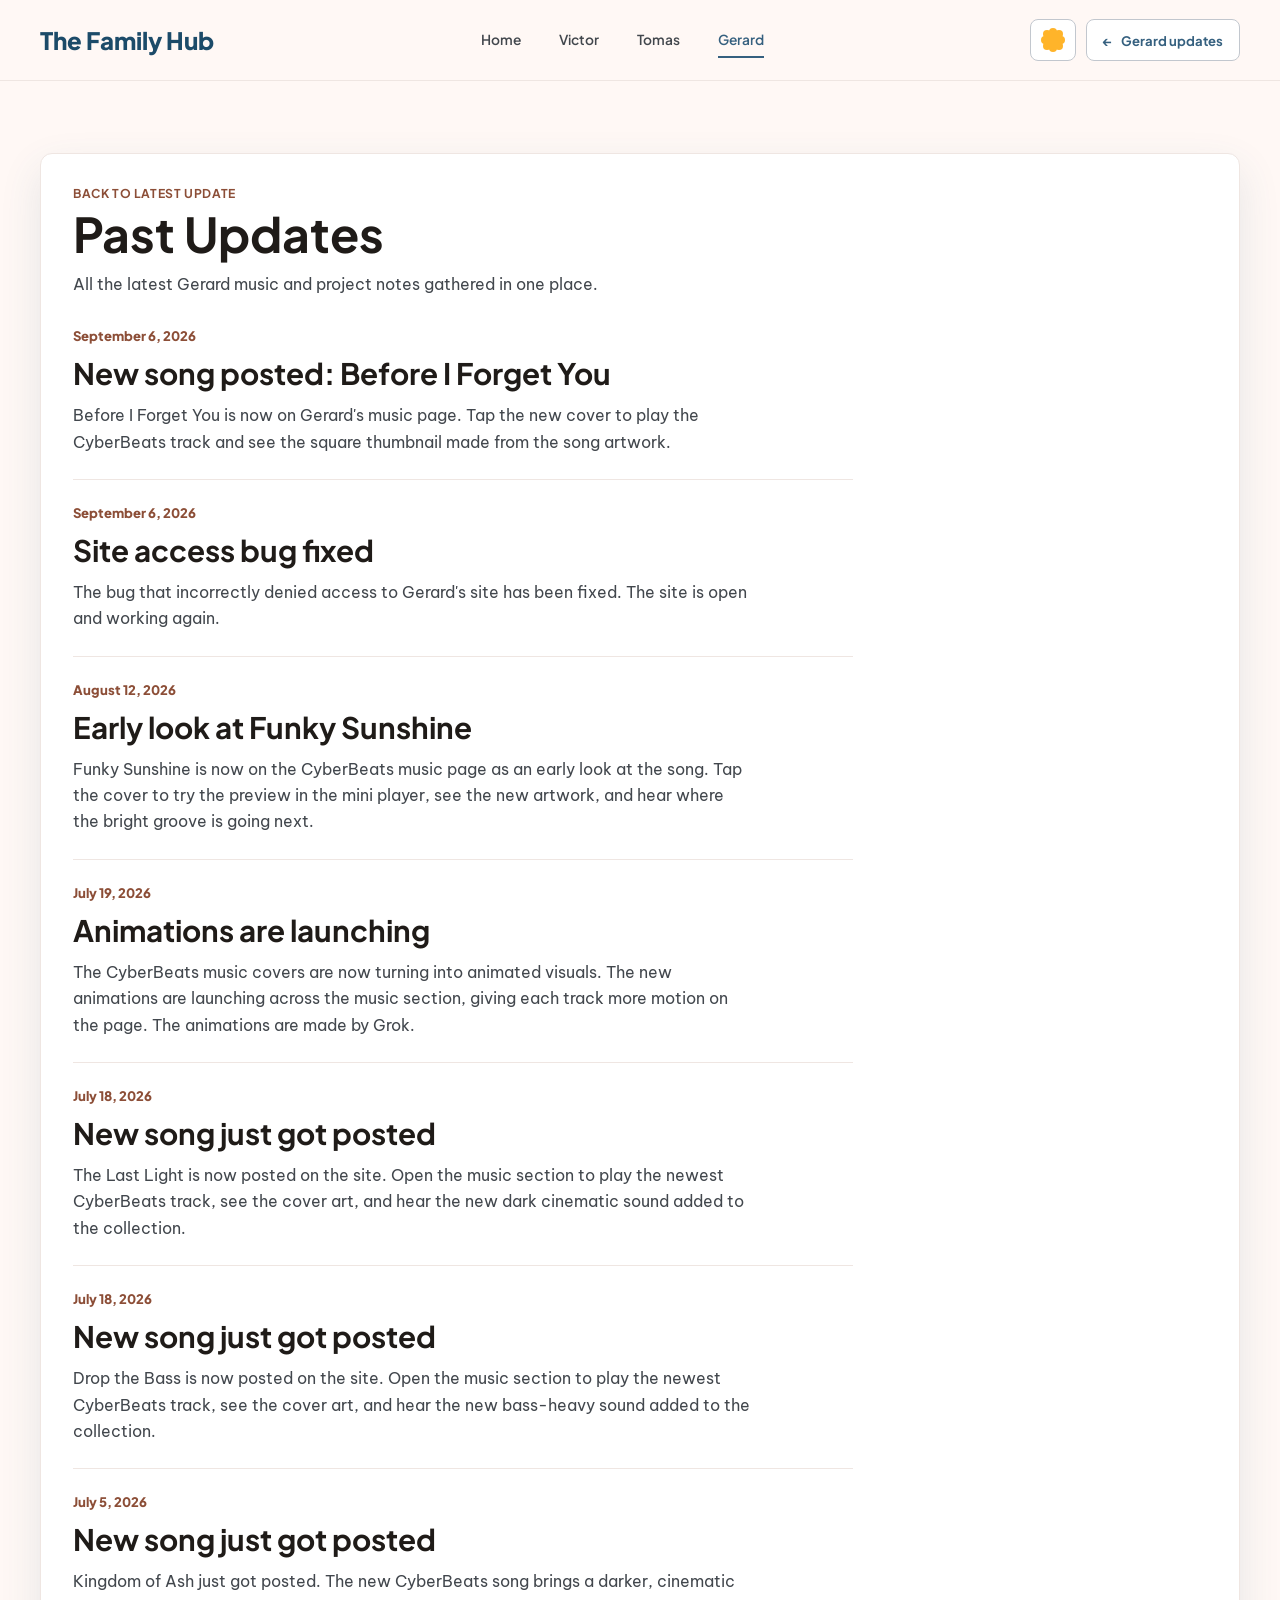
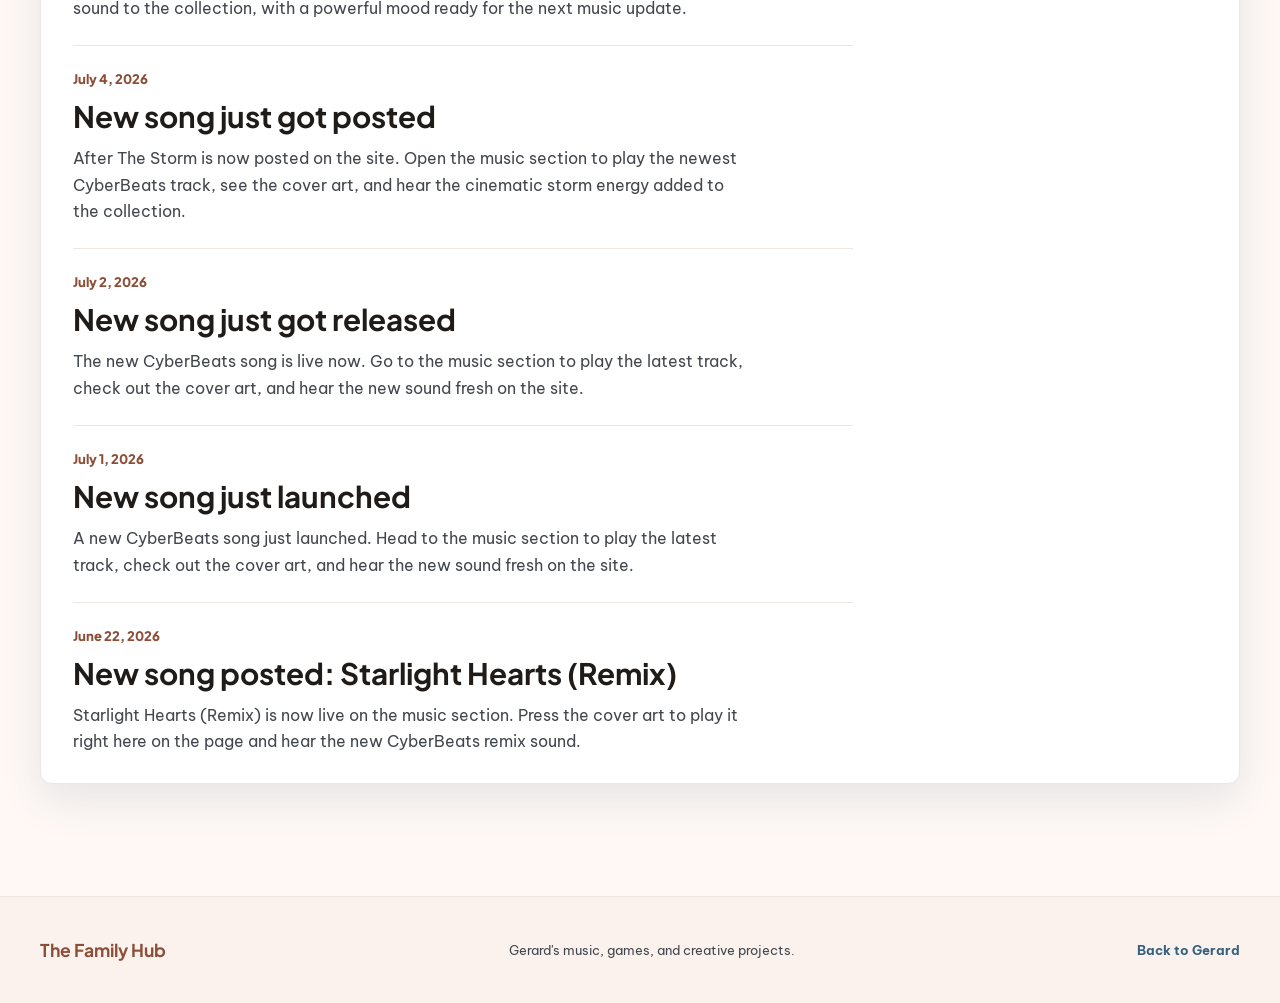
<file: updates.html>
<!doctype html>
<html lang="en">
  <head>
    <meta charset="utf-8">
    <meta name="viewport" content="width=device-width, initial-scale=1">
    <title>Past Updates | The Family Hub</title>
    <meta
      name="description"
      content="Past updates from Gerard's music, games, and creative projects."
    >
    <link rel="icon" type="image/svg+xml" href="assets/gerard-icon.svg?v=1">
    <link rel="shortcut icon" href="assets/gerard-icon.svg?v=1">
    <link rel="preconnect" href="https://fonts.googleapis.com">
    <link rel="preconnect" href="https://fonts.gstatic.com" crossorigin>
    <link
      href="https://fonts.googleapis.com/css2?family=Be+Vietnam+Pro:wght@400;500&family=Plus+Jakarta+Sans:wght@600;700;800&display=swap"
      rel="stylesheet"
    >
    <link rel="stylesheet" href="styles.css?v=simple-player">
  </head>
  <body>
    <header class="topbar">
      <div class="topbar-inner">
        <a class="brand" href="http://campeanu.me/">The Family Hub</a>
        <nav class="main-nav" aria-label="Family websites">
          <a href="http://campeanu.me/">Home</a>
          <a href="https://victorcampeanu.me/">Victor</a>
          <a href="http://tomas.campeanu.me/">Tomas</a>
          <a class="active" href="index.html#top" aria-current="page">Gerard</a>
        </nav>
        <div class="header-actions">
          <button
            class="theme-toggle"
            type="button"
            data-theme-toggle
            aria-pressed="false"
            aria-label="Switch to black theme"
          >
            <span class="theme-icon" aria-hidden="true"></span>
          </button>
          <a class="home-button" href="index.html#updates" aria-label="Return to Gerard's updates">
            <span aria-hidden="true">←</span>
            <span>Gerard updates</span>
          </a>
        </div>
      </div>
    </header>

    <main id="top" class="archive-main">
      <section class="updates-section page-width updates-page" aria-labelledby="updates-title">
        <div class="update-card">
          <a class="section-label section-label-link" href="index.html#updates">Back to latest update</a>
          <h1 id="updates-title" class="archive-title">Past Updates</h1>
          <p class="archive-intro">
            All the latest Gerard music and project notes gathered in one place.
          </p>

          <article class="update-entry">
            <time datetime="2026-09-06">September 6, 2026</time>
            <h3>New song posted: Before I Forget You</h3>
            <p>
              Before I Forget You is now on Gerard's music page. Tap the new
              cover to play the CyberBeats track and see the square thumbnail
              made from the song artwork.
            </p>
          </article>

          <article class="update-entry">
            <time datetime="2026-09-06">September 6, 2026</time>
            <h3>Site access bug fixed</h3>
            <p>
              The bug that incorrectly denied access to Gerard's site has been
              fixed. The site is open and working again.
            </p>
          </article>

          <article class="update-entry">
            <time datetime="2026-08-12">August 12, 2026</time>
            <h3>Early look at Funky Sunshine</h3>
            <p>
              Funky Sunshine is now on the CyberBeats music page as an early
              look at the song. Tap the cover to try the preview in the mini
              player, see the new artwork, and hear where the bright groove is
              going next.
            </p>
          </article>

          <article class="update-entry">
            <time datetime="2026-07-19">July 19, 2026</time>
            <h3>Animations are launching</h3>
            <p>
              The CyberBeats music covers are now turning into animated visuals.
              The new animations are launching across the music section, giving
              each track more motion on the page. The animations are made by
              Grok.
            </p>
          </article>

          <article class="update-entry">
            <time datetime="2026-07-18">July 18, 2026</time>
            <h3>New song just got posted</h3>
            <p>
              The Last Light is now posted on the site. Open the music section
              to play the newest CyberBeats track, see the cover art, and hear
              the new dark cinematic sound added to the collection.
            </p>
          </article>

          <article class="update-entry">
            <time datetime="2026-07-18">July 18, 2026</time>
            <h3>New song just got posted</h3>
            <p>
              Drop the Bass is now posted on the site. Open the music section
              to play the newest CyberBeats track, see the cover art, and hear
              the new bass-heavy sound added to the collection.
            </p>
          </article>

          <article class="update-entry">
            <time datetime="2026-07-05">July 5, 2026</time>
            <h3>New song just got posted</h3>
            <p>
              Kingdom of Ash just got posted. The new CyberBeats song brings a
              darker, cinematic sound to the collection, with a powerful mood
              ready for the next music update.
            </p>
          </article>

          <article class="update-entry">
            <time datetime="2026-07-04">July 4, 2026</time>
            <h3>New song just got posted</h3>
            <p>
              After The Storm is now posted on the site. Open the music section
              to play the newest CyberBeats track, see the cover art, and hear
              the cinematic storm energy added to the collection.
            </p>
          </article>

          <article class="update-entry">
            <time datetime="2026-07-02">July 2, 2026</time>
            <h3>New song just got released</h3>
            <p>
              The new CyberBeats song is live now. Go to the music section to
              play the latest track, check out the cover art, and hear the new
              sound fresh on the site.
            </p>
          </article>

          <article class="update-entry">
            <time datetime="2026-07-01">July 1, 2026</time>
            <h3>New song just launched</h3>
            <p>
              A new CyberBeats song just launched. Head to the music section to
              play the latest track, check out the cover art, and hear the new
              sound fresh on the site.
            </p>
          </article>

          <article class="update-entry">
            <time datetime="2026-06-22">June 22, 2026</time>
            <h3>New song posted: Starlight Hearts (Remix)</h3>
            <p>
              Starlight Hearts (Remix) is now live on the music section. Press
              the cover art to play it right here on the page and hear the new
              CyberBeats remix sound.
            </p>
          </article>
        </div>
      </section>
    </main>

    <footer>
      <div class="footer-inner page-width">
        <strong>The Family Hub</strong>
        <p>Gerard's music, games, and creative projects.</p>
        <a href="index.html#top">Back to Gerard</a>
      </div>
    </footer>
    <script src="script.js?v=simple-player"></script>
  </body>
</html>
</file>
<file: styles.css>
:root {
  color-scheme: light;
  --surface: #fff8f5;
  --surface-low: #fbf2ed;
  --surface-high: #efe6e2;
  --white: #ffffff;
  --panel-bg: #ffffff;
  --ink: #1f1b18;
  --muted: #42474d;
  --primary: #35607f;
  --primary-dark: #1c4b69;
  --primary-soft: #cae6ff;
  --secondary: #8c4e37;
  --secondary-soft: #ffdbcf;
  --outline: #c2c7ce;
  --shadow: 0 16px 42px rgba(53, 96, 127, 0.12);
  --card-border: rgba(194, 199, 206, 0.6);
  --card-bg: rgba(255, 255, 255, 0.66);
  --topbar-bg: rgba(255, 248, 245, 0.94);
  font-family: "Be Vietnam Pro", system-ui, sans-serif;
}

:root[data-theme="dark"] {
  color-scheme: dark;
  --surface: #0d1117;
  --surface-low: #141a22;
  --surface-high: #26303c;
  --panel-bg: #151b23;
  --ink: #f4f7fb;
  --muted: #bac5d1;
  --primary: #8bc8ff;
  --primary-dark: #d7ecff;
  --primary-soft: #b7ddff;
  --secondary: #ffb897;
  --secondary-soft: #492d26;
  --outline: #44505f;
  --shadow: 0 18px 48px rgba(0, 0, 0, 0.42);
  --card-border: rgba(112, 128, 148, 0.5);
  --card-bg: rgba(21, 27, 35, 0.78);
  --topbar-bg: rgba(13, 17, 23, 0.9);
}

* {
  box-sizing: border-box;
}

html {
  scroll-behavior: smooth;
}

body {
  margin: 0;
  color: var(--ink);
  background: var(--surface);
}

button,
a {
  font: inherit;
}

img {
  display: block;
  max-width: 100%;
}

.page-width,
.topbar-inner {
  width: min(1200px, calc(100% - 48px));
  margin-inline: auto;
}

.topbar {
  position: sticky;
  z-index: 20;
  top: 0;
  border-bottom: 1px solid var(--surface-high);
  background: var(--topbar-bg);
  backdrop-filter: blur(16px);
}

.topbar-inner {
  min-height: 80px;
  display: grid;
  grid-template-columns: auto 1fr auto;
  align-items: center;
  gap: 40px;
}

.brand {
  color: var(--primary-dark);
  font-family: "Plus Jakarta Sans", sans-serif;
  font-size: 1.5rem;
  font-weight: 800;
  text-decoration: none;
}

.main-nav {
  display: flex;
  justify-content: center;
  gap: 38px;
}

.main-nav a {
  padding: 8px 0;
  color: var(--muted);
  border-bottom: 2px solid transparent;
  font-family: "Plus Jakarta Sans", sans-serif;
  font-size: 0.86rem;
  font-weight: 600;
  text-decoration: none;
}

.main-nav a:hover,
.main-nav a.active {
  color: var(--primary);
  border-color: var(--primary);
}

.home-button {
  min-height: 42px;
  display: inline-flex;
  align-items: center;
  gap: 8px;
  padding: 0 16px;
  color: var(--primary);
  border: 1px solid var(--outline);
  border-radius: 8px;
  background: var(--panel-bg);
  font-family: "Plus Jakarta Sans", sans-serif;
  font-size: 0.82rem;
  font-weight: 700;
  text-decoration: none;
}

.header-actions {
  display: flex;
  align-items: center;
  justify-content: end;
  gap: 10px;
}

.theme-toggle {
  width: 46px;
  min-height: 42px;
  display: inline-flex;
  align-items: center;
  justify-content: center;
  padding: 0;
  color: var(--primary);
  border: 1px solid var(--outline);
  border-radius: 8px;
  background: var(--panel-bg);
  font-family: "Plus Jakarta Sans", sans-serif;
  font-size: 0.82rem;
  font-weight: 700;
  cursor: pointer;
}

.theme-toggle:hover,
.theme-toggle:focus-visible,
.home-button:hover,
.home-button:focus-visible {
  border-color: var(--primary);
  outline: none;
}

.theme-icon {
  width: 20px;
  height: 20px;
  position: relative;
  display: inline-block;
  flex: 0 0 auto;
  border-radius: 50%;
  background: #ffb42a;
  box-shadow:
    0 -8px 0 -6px #ffb42a,
    0 8px 0 -6px #ffb42a,
    8px 0 0 -6px #ffb42a,
    -8px 0 0 -6px #ffb42a,
    6px 6px 0 -6px #ffb42a,
    -6px -6px 0 -6px #ffb42a,
    6px -6px 0 -6px #ffb42a,
    -6px 6px 0 -6px #ffb42a;
}

:root[data-theme="dark"] .theme-icon {
  width: 22px;
  height: 22px;
  border-radius: 0;
  background: transparent;
  box-shadow: none;
  transform: rotate(-28deg);
}

:root[data-theme="dark"] .theme-icon::before,
:root[data-theme="dark"] .theme-icon::after {
  content: "";
  position: absolute;
  border-radius: 50%;
}

:root[data-theme="dark"] .theme-icon::before {
  inset: 1px 2px 1px 3px;
  background: #ffd76a;
  box-shadow: 0 0 10px rgba(255, 215, 106, 0.42);
}

:root[data-theme="dark"] .theme-icon::after {
  width: 18px;
  height: 20px;
  top: 1px;
  left: 8px;
  background: var(--panel-bg);
}

main {
  padding: 72px 0 112px;
}

.hero {
  min-height: 430px;
  position: relative;
  overflow: hidden;
  display: flex;
  align-items: center;
  padding: 48px;
  border-radius: 12px;
  box-shadow: var(--shadow);
}

.hero > img,
.hero-shade {
  position: absolute;
  inset: 0;
  width: 100%;
  height: 100%;
}

.hero > img {
  object-fit: cover;
}

.hero-shade {
  background: linear-gradient(90deg, rgba(9, 25, 38, 0.94), rgba(9, 25, 38, 0.68) 44%, rgba(9, 25, 38, 0.08) 78%);
}

.hero-copy {
  max-width: 560px;
  position: relative;
  color: var(--white);
}

.eyebrow,
.section-label,
.game-kicker {
  margin: 0 0 12px;
  color: var(--primary-soft);
  font-family: "Plus Jakarta Sans", sans-serif;
  font-size: 0.76rem;
  font-weight: 700;
  letter-spacing: 0.05em;
  text-transform: uppercase;
}

h1,
h2,
h3,
p {
  margin-top: 0;
}

h1,
h2,
h3 {
  font-family: "Plus Jakarta Sans", sans-serif;
}

h1 {
  margin-bottom: 18px;
  font-size: clamp(2.7rem, 6vw, 4.6rem);
  line-height: 1.06;
}

.hero-copy > p:not(.eyebrow) {
  max-width: 520px;
  margin-bottom: 22px;
  color: rgba(255, 255, 255, 0.86);
  font-size: 1.08rem;
  line-height: 1.7;
}

.hero-tags {
  display: flex;
  flex-wrap: wrap;
  gap: 10px;
}

.hero-tags span {
  padding: 7px 14px;
  border: 1px solid rgba(255, 255, 255, 0.34);
  border-radius: 999px;
  background: rgba(255, 255, 255, 0.16);
  backdrop-filter: blur(12px);
  font-family: "Plus Jakarta Sans", sans-serif;
  font-size: 0.78rem;
  font-weight: 600;
}

.updates-section {
  padding-top: 48px;
}

.update-card {
  padding: 28px 32px;
  border: 1px solid var(--surface-high);
  border-radius: 12px;
  background: var(--panel-bg);
  box-shadow: var(--shadow);
}

.update-card h2 {
  margin-bottom: 20px;
  font-size: clamp(1.7rem, 3vw, 2.35rem);
}

.update-entry {
  max-width: 780px;
}

.update-entry + .update-entry {
  margin-top: 24px;
  padding-top: 22px;
  border-top: 1px solid var(--surface-high);
}

.update-entry time {
  display: inline-flex;
  margin-bottom: 10px;
  color: var(--secondary);
  font-family: "Plus Jakarta Sans", sans-serif;
  font-size: 0.82rem;
  font-weight: 800;
}

.update-entry h3 {
  margin-bottom: 10px;
  font-size: clamp(1.35rem, 2.4vw, 1.85rem);
}

.update-entry p {
  max-width: 680px;
  margin-bottom: 0;
  color: var(--muted);
  font-size: 1rem;
  line-height: 1.65;
}

.content-section {
  padding-top: 88px;
}

.section-heading {
  margin-bottom: 32px;
  display: flex;
  align-items: end;
  justify-content: space-between;
  gap: 24px;
}

.section-label {
  margin-bottom: 6px;
  color: var(--secondary);
}

.section-label-link {
  width: fit-content;
  display: inline-flex;
  text-decoration: none;
}

.section-label-link:hover,
.section-label-link:focus-visible {
  color: var(--primary);
  text-decoration: underline;
  text-underline-offset: 4px;
}

.archive-main {
  min-height: calc(100vh - 190px);
}

.updates-page {
  padding-top: 0;
}

.archive-title {
  margin-bottom: 10px;
  font-size: clamp(2rem, 4vw, 3rem);
  line-height: 1.12;
}

.archive-intro {
  max-width: 620px;
  margin-bottom: 28px;
  color: var(--muted);
  font-size: 1rem;
  line-height: 1.65;
}

.section-heading h2 {
  margin-bottom: 5px;
  font-size: clamp(2rem, 4vw, 2.7rem);
  line-height: 1.2;
}

.section-heading p {
  margin-bottom: 0;
  color: var(--muted);
}

.text-link {
  color: var(--primary);
  font-family: "Plus Jakarta Sans", sans-serif;
  font-size: 0.84rem;
  font-weight: 700;
  text-decoration: none;
}

.text-link:hover {
  text-decoration: underline;
}

.music-grid {
  display: grid;
  grid-template-columns: repeat(auto-fit, minmax(170px, 1fr));
  gap: 18px;
}

.music-card {
  min-width: 0;
  padding: 16px;
  border: 1px solid var(--card-border);
  border-radius: 12px;
  background: var(--card-bg);
  box-shadow: var(--shadow);
  cursor: pointer;
  transition: transform 180ms ease, border-color 180ms ease, background 180ms ease;
}

.music-card:hover,
.music-card.is-playing {
  border-color: var(--primary);
  background: var(--panel-bg);
  transform: translateY(-4px);
}

.cover-button {
  width: 100%;
  aspect-ratio: 1;
  position: relative;
  overflow: hidden;
  display: block;
  padding: 0;
  border: 0;
  border-radius: 8px;
  background: var(--surface-high);
  cursor: pointer;
}

.cover-button img,
.cover-button video {
  width: 100%;
  height: 100%;
  object-fit: cover;
  transition: transform 240ms ease;
}

.cover-button:hover img,
.cover-button:hover video,
.music-card.is-playing .cover-button img,
.music-card.is-playing .cover-button video {
  transform: scale(1.035);
}

.cover-preview {
  cursor: default;
}

.music-card-upcoming .cover-preview img {
  filter: brightness(0.82) saturate(1.08);
}

.coming-soon-badge {
  position: absolute;
  right: 10px;
  bottom: 10px;
  padding: 6px 10px;
  color: #ffffff;
  border-radius: 999px;
  background: rgba(31, 27, 24, 0.72);
  box-shadow: 0 8px 18px rgba(0, 0, 0, 0.22);
  font-family: "Plus Jakarta Sans", sans-serif;
  font-size: 0.72rem;
  font-weight: 800;
}

.play-button {
  display: none;
}

.music-card h3 {
  min-height: 2.7em;
  margin: 16px 0 5px;
  overflow: hidden;
  display: -webkit-box;
  -webkit-box-orient: vertical;
  -webkit-line-clamp: 2;
  font-size: 1rem;
  line-height: 1.35;
}

.music-card p {
  margin-bottom: 0;
  color: var(--muted);
  font-size: 0.8rem;
}

.mini-player {
  width: min(420px, calc(100vw - 32px));
  min-height: 96px;
  position: fixed;
  right: 24px;
  bottom: 24px;
  z-index: 20;
  display: grid;
  grid-template-columns: 68px minmax(0, 1fr) auto;
  gap: 14px;
  align-items: center;
  padding: 14px 44px 14px 14px;
  border: 1px solid var(--card-border);
  border-radius: 14px;
  background: color-mix(in srgb, var(--panel-bg) 92%, transparent);
  box-shadow: 0 18px 44px rgba(0, 0, 0, 0.24);
  backdrop-filter: blur(18px);
}

.mini-player[hidden] {
  display: none;
}

.mini-player-cover {
  width: 68px;
  height: 68px;
  border-radius: 10px;
  object-fit: cover;
  background: var(--surface-high);
}

.mini-player-info {
  min-width: 0;
}

.mini-player-info p {
  margin: 0 0 4px;
  color: var(--primary);
  font-family: "Plus Jakarta Sans", sans-serif;
  font-size: 0.68rem;
  font-weight: 800;
  text-transform: uppercase;
}

.mini-player-info h2 {
  margin: 0;
  overflow: hidden;
  font-size: 1rem;
  line-height: 1.25;
  text-overflow: ellipsis;
  white-space: nowrap;
}

.mini-player-info span {
  display: block;
  overflow: hidden;
  margin-top: 3px;
  color: var(--muted);
  font-size: 0.78rem;
  text-overflow: ellipsis;
  white-space: nowrap;
}

.mini-player-controls {
  display: flex;
  gap: 8px;
  align-items: center;
}

.mini-control,
.mini-player-close {
  display: grid;
  place-items: center;
  border: 1px solid var(--card-border);
  color: var(--text);
  background: var(--card-bg);
  cursor: pointer;
  transition: border-color 160ms ease, background 160ms ease, transform 160ms ease;
}

.mini-control {
  width: 34px;
  height: 34px;
  border-radius: 50%;
  font-size: 1.25rem;
  line-height: 1;
}

.mini-control-primary {
  color: #ffffff;
  border-color: var(--primary);
  background: var(--primary);
  font-size: 0.82rem;
}

.mini-player-close {
  width: 28px;
  height: 28px;
  position: absolute;
  top: 10px;
  right: 10px;
  border-radius: 50%;
  font-size: 1rem;
}

.mini-control:hover,
.mini-player-close:hover {
  border-color: var(--primary);
  transform: translateY(-1px);
}

.games-grid {
  display: grid;
  grid-template-columns: repeat(2, minmax(0, 1fr));
  gap: 28px;
}

.game-card {
  display: block;
  min-height: 390px;
  position: relative;
  overflow: hidden;
  border-radius: 12px;
  box-shadow: var(--shadow);
}

.game-card-link {
  color: inherit;
  text-decoration: none;
}

.game-card-link:focus-visible {
  outline: 3px solid #ffb42a;
  outline-offset: 4px;
}

.game-card > img {
  width: 100%;
  height: 100%;
  position: absolute;
  inset: 0;
  object-fit: cover;
  transition: transform 300ms ease;
}

.game-card:hover > img {
  transform: scale(1.035);
}

.game-overlay {
  max-width: calc(100% - 48px);
  position: absolute;
  left: 24px;
  right: 24px;
  bottom: 24px;
  padding: 24px;
  color: var(--white);
  border: 1px solid rgba(255, 255, 255, 0.36);
  border-radius: 12px;
  background: rgba(31, 27, 24, 0.62);
  box-shadow: 0 8px 32px rgba(0, 0, 0, 0.18);
  backdrop-filter: blur(14px);
}

.game-kicker {
  margin-bottom: 7px;
}

.game-overlay h3 {
  margin-bottom: 7px;
  font-size: 1.75rem;
}

.game-overlay p:not(.game-kicker) {
  margin-bottom: 18px;
  color: rgba(255, 255, 255, 0.82);
  line-height: 1.55;
}

.game-overlay button,
.game-overlay .game-action {
  display: inline-flex;
  align-items: center;
  justify-content: center;
  min-height: 42px;
  padding: 0 16px;
  color: rgba(255, 255, 255, 0.8);
  border: 1px solid rgba(255, 255, 255, 0.3);
  border-radius: 8px;
  background: rgba(53, 96, 127, 0.72);
  font-family: "Plus Jakarta Sans", sans-serif;
  font-size: 0.8rem;
  font-weight: 700;
}

.game-overlay .solar-open-button {
  color: #2f1800;
  border-color: rgba(255, 210, 87, 0.85);
  background: linear-gradient(135deg, #ffd45c 0%, #ff9f1c 55%, #e76f00 100%);
  box-shadow: 0 10px 22px rgba(230, 119, 0, 0.28);
}

.game-overlay .puzzle-open-button {
  color: #ffffff;
  border-color: rgba(142, 205, 255, 0.88);
  background: linear-gradient(135deg, #1d7ed8 0%, #2f9df4 55%, #0f5ca8 100%);
  box-shadow: 0 10px 22px rgba(30, 126, 216, 0.3);
}

footer {
  padding: 42px 0;
  border-top: 1px solid var(--surface-high);
  background: var(--surface-low);
}

.footer-inner {
  display: flex;
  align-items: center;
  justify-content: space-between;
  gap: 24px;
}

.footer-inner strong {
  color: var(--secondary);
  font-family: "Plus Jakarta Sans", sans-serif;
  font-size: 1.1rem;
}

.footer-inner p {
  margin-bottom: 0;
  color: var(--muted);
  font-size: 0.82rem;
}

.footer-inner a {
  color: var(--primary);
  font-size: 0.82rem;
  font-weight: 700;
  text-decoration: none;
}

@media (max-width: 1080px) {
  .music-grid {
    grid-template-columns: repeat(3, minmax(0, 1fr));
  }
}

@media (max-width: 820px) {
  .page-width,
  .topbar-inner {
    width: min(100% - 32px, 620px);
  }

  .topbar-inner {
    min-height: 68px;
    grid-template-columns: 1fr auto;
  }

  .main-nav {
    display: none;
  }

  .home-button span:last-child {
    display: none;
  }

  .theme-toggle {
    width: 42px;
  }

  main {
    padding: 32px 0 72px;
  }

  .hero {
    min-height: 470px;
    align-items: end;
    padding: 28px;
  }

  .hero-shade {
    background: linear-gradient(0deg, rgba(9, 25, 38, 0.95), rgba(9, 25, 38, 0.34) 78%);
  }

  .content-section {
    padding-top: 64px;
  }

  .section-heading {
    align-items: start;
    flex-direction: column;
  }

  .music-grid,
  .games-grid {
    grid-template-columns: 1fr;
  }

  .music-card {
    display: grid;
    grid-template-columns: 112px minmax(0, 1fr);
    grid-template-rows: auto auto;
    column-gap: 16px;
    align-items: center;
  }

  .cover-button {
    grid-row: 1 / span 2;
  }

  .music-card h3 {
    align-self: end;
    margin: 0 0 4px;
  }

  .music-card p {
    align-self: start;
  }

  .game-card {
    min-height: 420px;
  }

  .mini-player {
    right: 16px;
    bottom: 16px;
    grid-template-columns: 56px minmax(0, 1fr);
    padding: 12px 40px 12px 12px;
  }

  .mini-player-cover {
    width: 56px;
    height: 56px;
  }

  .mini-player-controls {
    grid-column: 1 / -1;
    justify-content: flex-end;
  }

  .footer-inner {
    align-items: flex-start;
    flex-direction: column;
  }
}

@media (max-width: 430px) {
  .brand {
    font-size: 1.12rem;
  }

  .hero {
    min-height: 430px;
    padding: 22px;
  }

  .hero-copy > p:not(.eyebrow) {
    font-size: 0.94rem;
  }

  .music-card {
    grid-template-columns: 92px minmax(0, 1fr);
  }

  .game-overlay {
    max-width: none;
    left: 14px;
    right: 14px;
    bottom: 14px;
    padding: 18px;
  }
}
</file>
